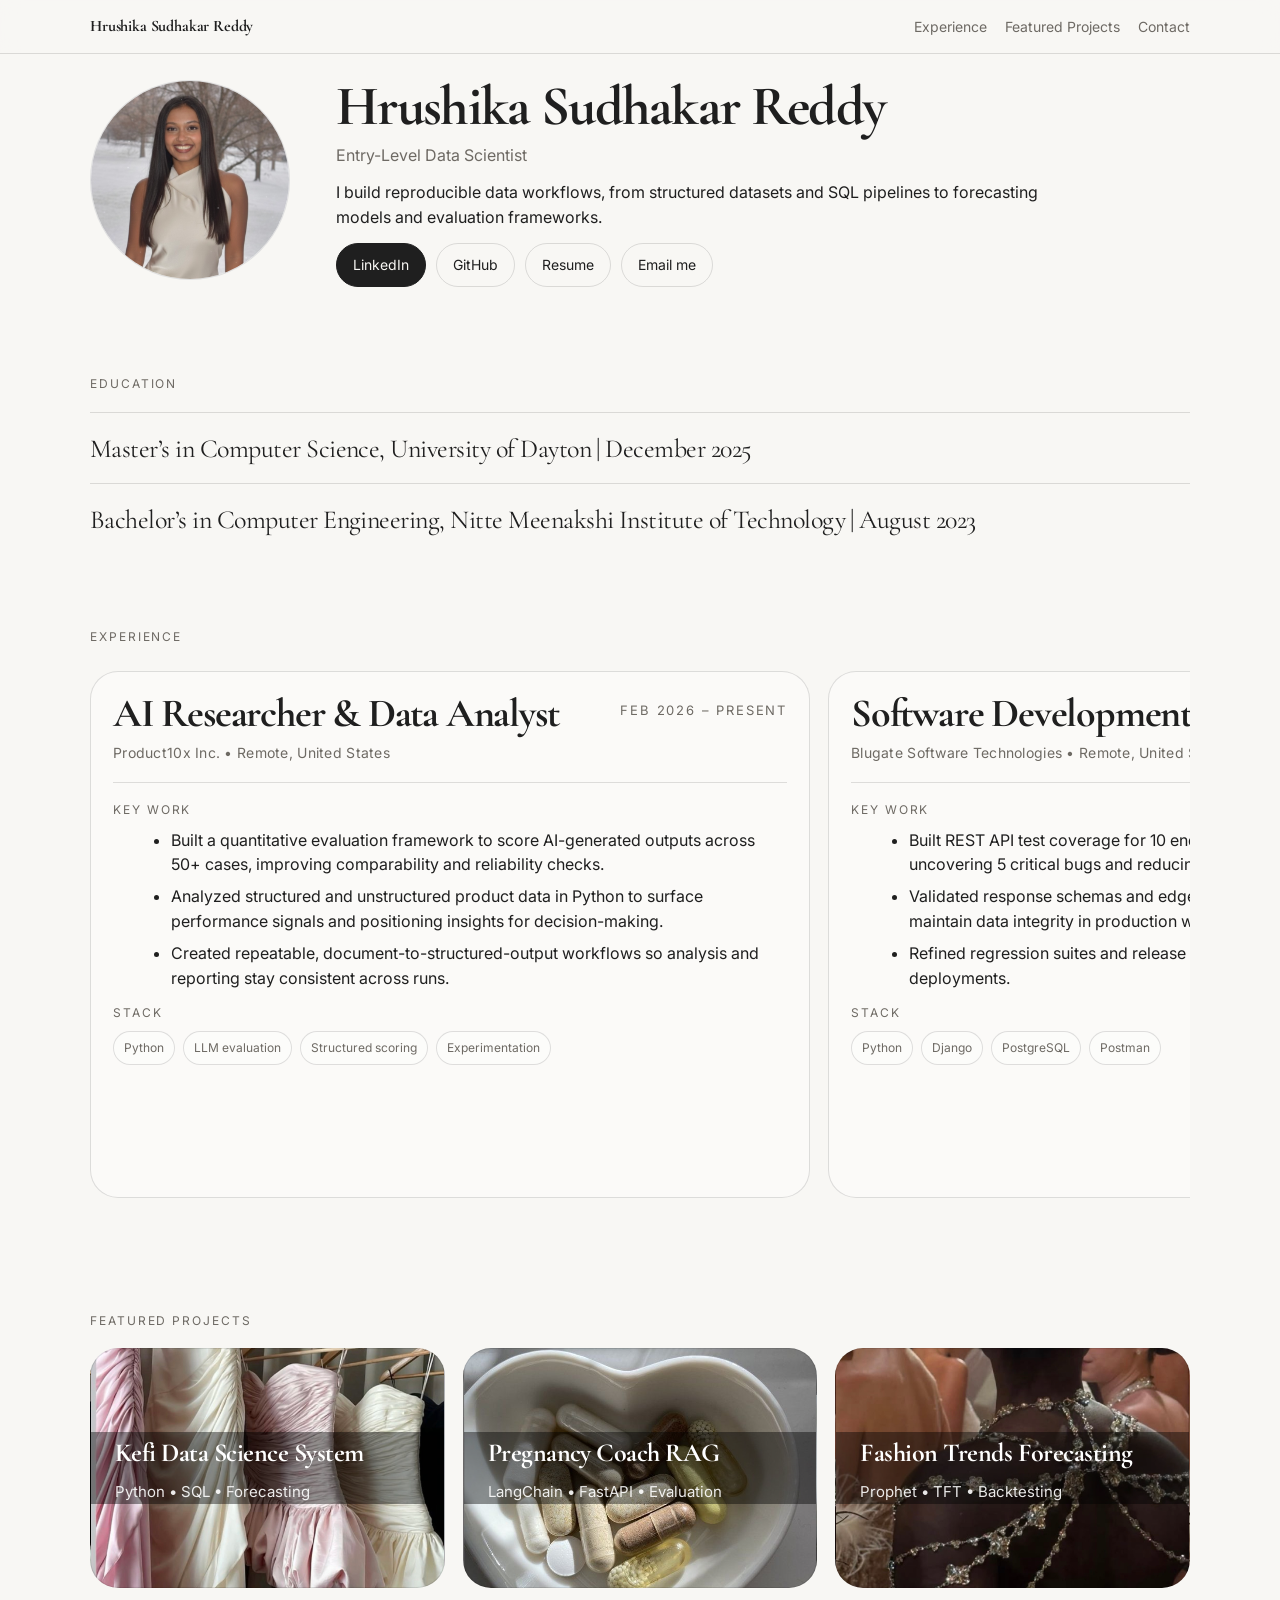
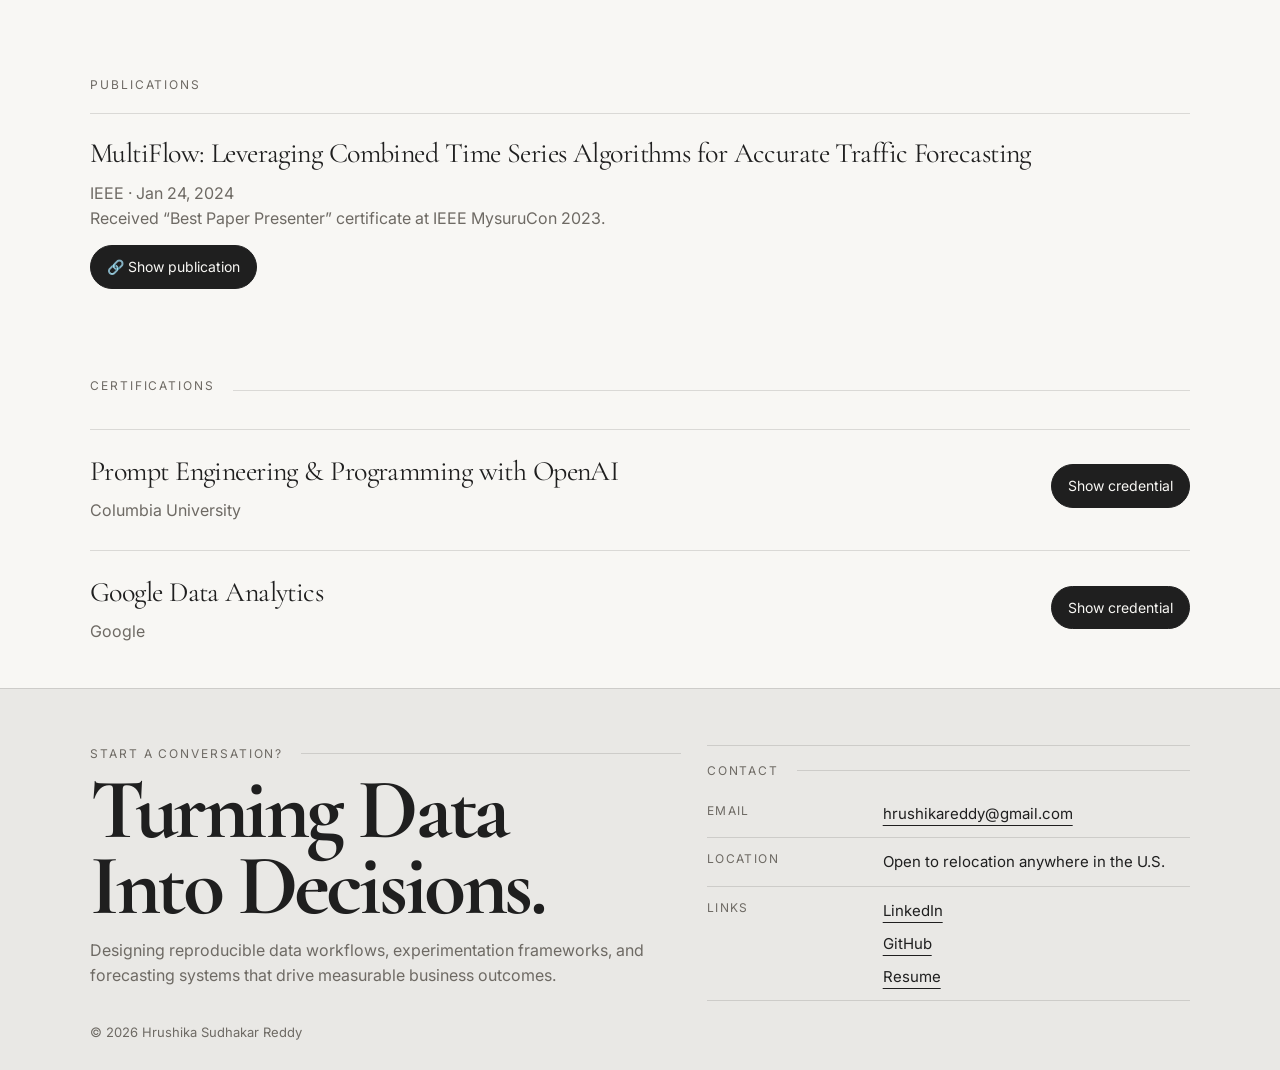
<file: index.html>
<!doctype html>
<html lang="en">
<head>
  <meta charset="utf-8" />
  <meta name="viewport" content="width=device-width, initial-scale=1" />
  <title>Hrushika Sudhakar Reddy — Entry-Level Data Scientist</title>
  <meta name="description" content="Hrushika Sudhakar Reddy — Entry-Level Data Scientist on F-1 OPT." />
  <link rel="preconnect" href="https://fonts.googleapis.com">
  <link rel="preconnect" href="https://fonts.gstatic.com" crossorigin>
  <link href="https://fonts.googleapis.com/css2?family=Cormorant+Garamond:wght@500;600;700&family=Inter:wght@300;400;500;600&display=swap" rel="stylesheet">
  <link rel="stylesheet" href="assets/css/style.css" />
</head>
<body>
  <header class="topbar">
    <div class="container topbar__inner">
      <a class="brand" href="#top">Hrushika Sudhakar Reddy</a>
      <nav class="nav">
        <a href="#experience">Experience</a>
        <a href="#projects">Featured Projects</a>
        <a href="#contact">Contact</a>
      </nav>
    </div>
  </header>

  <main id="top">
    <section class="section hero">
      <div class="container hero__grid">
        <div class="hero__photoWrap">
          <img class="hero__photo" src="assets/img/headshot.jpg" alt="Hrushika headshot" />
        </div>

        <div class="hero__copy">
          <h1 class="hero__name">Hrushika Sudhakar Reddy</h1>
          <div class="hero__title">Entry-Level Data Scientist</div>

          <p class="hero__lede">
            I build reproducible data workflows, from structured datasets and SQL pipelines to forecasting models and evaluation frameworks.
          </p>

          <div class="hero__cta">
            <a class="btn btn--solid" href="https://www.linkedin.com/in/hrushikareddy/" target="_blank" rel="noreferrer">LinkedIn</a>
            <a class="btn" href="https://github.com/HrushikaSudhakarReddy" target="_blank" rel="noreferrer">GitHub</a>
            <a class="btn" href="assets/Hrushika_Reddy_Resume.pdf" target="_blank" rel="noreferrer">Resume</a>
            <a class="btn" href="mailto:hrushikareddy@gmail.com?subject=Hello%20Hrushika&body=Hi%20Hrushika%2C%0A%0A">Email me</a>
          </div>
        </div>
      </div>
    </section>

    <!-- EXPERIENCE (updated to horizontal magazine slider; content unchanged) -->
    
    <!-- EDUCATION -->
    <section id="education" class="section">
      <div class="container">
        <div class="kicker">Education</div>
        <h2 class="h2"></h2>

        <div style="margin-top:12px; display:flex; flex-direction:column; gap:14px;">
          <div style="border-top:1px solid rgba(0,0,0,.12); padding-top:16px;">
            <div style="font-family:var(--serif); font-size:26px; letter-spacing:-.02em;">
              Master’s in Computer Science, University of Dayton | December 2025
            </div>
          </div>

          <div style="border-top:1px solid rgba(0,0,0,.12); padding-top:16px;">
            <div style="font-family:var(--serif); font-size:26px; letter-spacing:-.02em;">
              Bachelor’s in Computer Engineering, Nitte Meenakshi Institute of Technology | August 2023
            </div>
          </div>
        </div>
      </div>
    </section>


    <section id="experience" class="section">
      <div class="container">
        <div class="kicker">Experience</div>
        <h2 class="h2"></h2>
      </div>

      <div class="xpRailWrap">
        <div class="xpRail" aria-label="Experience timeline" tabindex="0">
          <article class="xpSlide">
            <div class="xpSlideTop">
              <div class="xpSlideRole">AI Researcher &amp; Data Analyst</div>
              <div class="xpSlideTime">Feb 2026 – Present</div>
            </div>
            <div class="xpSlideOrg">Product10x Inc. • Remote, United States</div>

            <div class="xpSlideBody">
              <div class="xpSlideLabel">Key work</div>
              <ul class="xpSlideBullets">
                <li>Built a quantitative evaluation framework to score AI-generated outputs across 50+ cases, improving comparability and reliability checks.</li>
                <li>Analyzed structured and unstructured product data in Python to surface performance signals and positioning insights for decision-making.</li>
                <li>Created repeatable, document-to-structured-output workflows so analysis and reporting stay consistent across runs.</li>
              </ul>

              <div class="xpSlideLabel">Stack</div>
              <div class="xpTags">
                <span class="tag">Python</span><span class="tag">LLM evaluation</span><span class="tag">Structured scoring</span><span class="tag">Experimentation</span>
              </div>
            </div>
          </article>

          <article class="xpSlide">
            <div class="xpSlideTop">
              <div class="xpSlideRole">Software Development Intern</div>
              <div class="xpSlideTime">May 2025 – Jul 2025</div>
            </div>
            <div class="xpSlideOrg">Blugate Software Technologies • Remote, United States</div>

            <div class="xpSlideBody">
              <div class="xpSlideLabel">Key work</div>
              <ul class="xpSlideBullets">
                <li>Built REST API test coverage for 10 endpoints using Postman and Python/Django, uncovering 5 critical bugs and reducing regressions ~30%.</li>
                <li>Validated response schemas and edge cases, confirming PostgreSQL writes to maintain data integrity in production workflows.</li>
                <li>Refined regression suites and release checks to improve stability across deployments.</li>
              </ul>

              <div class="xpSlideLabel">Stack</div>
              <div class="xpTags">
                <span class="tag">Python</span><span class="tag">Django</span><span class="tag">PostgreSQL</span><span class="tag">Postman</span>
              </div>
            </div>
          </article>

          <article class="xpSlide">
            <div class="xpSlideTop">
              <div class="xpSlideRole">Data Analytics Intern</div>
              <div class="xpSlideTime">Sep 2022 – Nov 2022</div>
            </div>
            <div class="xpSlideOrg">Exposys Data Labs • Bengaluru, India</div>

            <div class="xpSlideBody">
              <div class="xpSlideLabel">Key work</div>
              <ul class="xpSlideBullets">
                <li>Analyzed large datasets using Python and R, improving workflow efficiency by 25% and strengthening data accuracy.</li>
                <li>Developed Tableau and Power BI dashboards that enabled ~30% faster reporting and clearer KPI visibility.</li>
              </ul>

              <div class="xpSlideLabel">Stack</div>
              <div class="xpTags">
                <span class="tag">Python</span><span class="tag">R</span><span class="tag">Tableau</span><span class="tag">Power BI</span>
              </div>
            </div>
          </article>

          <article class="xpSlide">
            <div class="xpSlideTop">
              <div class="xpSlideRole">AI Intern</div>
              <div class="xpSlideTime">Oct 2021 – Dec 2021</div>
            </div>
            <div class="xpSlideOrg">IETE • Bengaluru, India</div>

            <div class="xpSlideBody">
              <div class="xpSlideLabel">Key work</div>
              <ul class="xpSlideBullets">
                <li>Enhanced visual data quality using image preprocessing and computer vision techniques.</li>
                <li>Improved object and face detection accuracy using HSV-based OpenCV algorithms.</li>
              </ul>

              <div class="xpSlideLabel">Stack</div>
              <div class="xpTags">
                <span class="tag">Python</span><span class="tag">OpenCV</span><span class="tag">Computer Vision</span><span class="tag">HSV</span>
              </div>
            </div>
          </article>

          <article class="xpSlide">
            <div class="xpSlideTop">
              <div class="xpSlideRole">Founder &amp; Data Scientist</div>
              <div class="xpSlideTime">Aug 2020 – May 2023</div>
            </div>
            <div class="xpSlideOrg">Kefi • Bengaluru, India</div>

            <div class="xpSlideBody">
              <div class="xpSlideLabel">Key work</div>
              <ul class="xpSlideBullets">
                <li>Built an end-to-end ETL and analytics pipeline (Python, SQL, PostgreSQL, Pandas) processing 25K+ transactions and 10K+ customer records.</li>
                <li>Queried multi-table datasets with JOINs, window functions, aggregations to analyze retention, repeat purchase behavior, and product performance.</li>
                <li>Designed validation and cleaning checks to improve consistency and reduce reporting errors.</li>
                <li>Ran pricing and presentation experiments across 1K+ sessions using Z-tests, t-tests, and 95% confidence intervals.</li>
                <li>Built a Prophet forecasting model for seasonal demand and created a KPI dashboard tracking Revenue, AOV, Refund %, Retention, and Conversion Rate.</li>
              </ul>

              <div class="xpSlideLabel">Stack</div>
              <div class="xpTags">
                <span class="tag">Python</span><span class="tag">SQL</span><span class="tag">PostgreSQL</span><span class="tag">Pandas</span><span class="tag">Prophet</span><span class="tag">Experimentation</span>
              </div>
            </div>
          </article>
        </div>
      </div>
    </section>

    <section id="projects" class="section">
      <div class="container">
        <div class="kicker">Featured Projects</div>
        <h2 class="h2"></h2>

        <div class="projectGrid">
          <a class="projectTile" href="projects/kefi.html" style="background-image:url('assets/img/projects/kefi.jpg')">
            <div class="band"></div>
            <div class="projectContent">
              <div class="projectTitle">Kefi Data Science System</div>
              <div class="projectSub">Python • SQL • Forecasting</div>
            </div>
          </a>

          <a class="projectTile" href="projects/pregnancy-rag.html" style="background-image:url('assets/img/projects/rag.jpg')">
            <div class="band"></div>
            <div class="projectContent">
              <div class="projectTitle">Pregnancy Coach RAG</div>
              <div class="projectSub">LangChain • FastAPI • Evaluation</div>
            </div>
          </a>

          <a class="projectTile" href="projects/fashion-forecasting.html" style="background-image:url('assets/img/projects/fashion.jpg')">
            <div class="band"></div>
            <div class="projectContent">
              <div class="projectTitle">Fashion Trends Forecasting</div>
              <div class="projectSub">Prophet • TFT • Backtesting</div>
            </div>
          </a>
        </div>
      </div>
    </section>


    <!-- PUBLICATIONS -->
    <section id="publications" class="section">
      <div class="container">
        <div class="kicker">Publications</div>
        <h2 class="h2"></h2>

        <div style="margin-top:12px; border-top:1px solid rgba(0,0,0,.12); padding-top:18px;">
          <div style="font-family:var(--serif); font-size:28px; letter-spacing:-.02em;">
            MultiFlow: Leveraging Combined Time Series Algorithms for Accurate Traffic Forecasting
          </div>
          <div style="color:var(--muted); margin-top:6px;">
            IEEE · Jan 24, 2024<br/><span style='color:var(--muted);'>Received “Best Paper Presenter” certificate at IEEE MysuruCon 2023.</span>
          </div>

          <div style="margin-top:14px;">
            <a class="btn btn--solid" target="_blank" rel="noreferrer"
              href="https://ieeexplore.ieee.org/document/10396967">
              🔗 Show publication
            </a>
          </div>
        </div>
      </div>
    </section>


    
    <!-- CERTIFICATIONS -->
    <section id="certifications" class="section">
      <div class="container">
        <div class="kickerLine"><div class="kicker">Certifications</div></div>
        

        <div style="margin-top:24px; display:flex; flex-direction:column; gap:28px;">

          <div style="border-top:1px solid var(--line); padding-top:20px;">
            <div style="display:flex; justify-content:space-between; align-items:center; gap:20px; flex-wrap:wrap;">
              <div>
                <div style="font-family:var(--serif); font-size:28px; letter-spacing:-.02em;">
                  Prompt Engineering & Programming with OpenAI
                </div>
                <div style="color:var(--muted); margin-top:4px;">
                  Columbia University
                </div>
              </div>
              <a class="btn btn--solid" target="_blank" rel="noreferrer"
                href="https://badges.plus.columbia.edu/a35578c5-f5d2-4b87-9fcb-d5967a9fca6a">
                Show credential
              </a>
            </div>
          </div>

          <div style="border-top:1px solid var(--line); padding-top:20px;">
            <div style="display:flex; justify-content:space-between; align-items:center; gap:20px; flex-wrap:wrap;">
              <div>
                <div style="font-family:var(--serif); font-size:28px; letter-spacing:-.02em;">
                  Google Data Analytics
                </div>
                <div style="color:var(--muted); margin-top:4px;">
                  Google
                </div>
              </div>
              <a class="btn btn--solid" target="_blank" rel="noreferrer"
                href="https://coursera.org/share/4d4abd6451b237a2afe8b75a69eec184">
                Show credential
              </a>
            </div>
          </div>

        </div>
      </div>
    </section>


    <section id="contact" class="cta">
      <div class="container ctaGrid">
        <div>
          <div class="kicker kickerLine">Start a conversation?</div>
          <div class="ctaBig">Turning Data<br/>Into Decisions.</div>
          <p class="ctaNote">
            Designing reproducible data workflows, experimentation frameworks, and forecasting systems that drive measurable business outcomes.
          </p>
        </div>

        <div class="ctaCard">
          <div class="kicker kickerLine">Contact</div>

          <div class="ctaRows">
            <div class="ctaRow">
              <div class="ctaLabel">Email</div>
              <div class="ctaValue"><a class="link" href="mailto:hrushikareddy@gmail.com">hrushikareddy@gmail.com</a></div>
            </div>
            <div class="ctaRow">
              <div class="ctaLabel">Location</div>
              <div class="ctaValue">Open to relocation anywhere in the U.S.</div>
            </div>
            <div class="ctaRow">
              <div class="ctaLabel">Links</div>
              <div class="ctaValue ctaLinks">
                <a class="link" href="https://www.linkedin.com/in/hrushikareddy/" target="_blank" rel="noreferrer">LinkedIn</a>
                <a class="link" href="https://github.com/HrushikaSudhakarReddy" target="_blank" rel="noreferrer">GitHub</a>
                <a class="link" href="assets/Hrushika_Reddy_Resume.pdf" target="_blank" rel="noreferrer">Resume</a>
              </div>
            </div>
          </div>
        </div>
      </div>

      <div class="container footer">
        <div>© <span id="year"></span> Hrushika Sudhakar Reddy</div>
      </div>
    </section>
  </main>

  <script src="assets/js/main.js"></script>
</body>
</html>
</file>
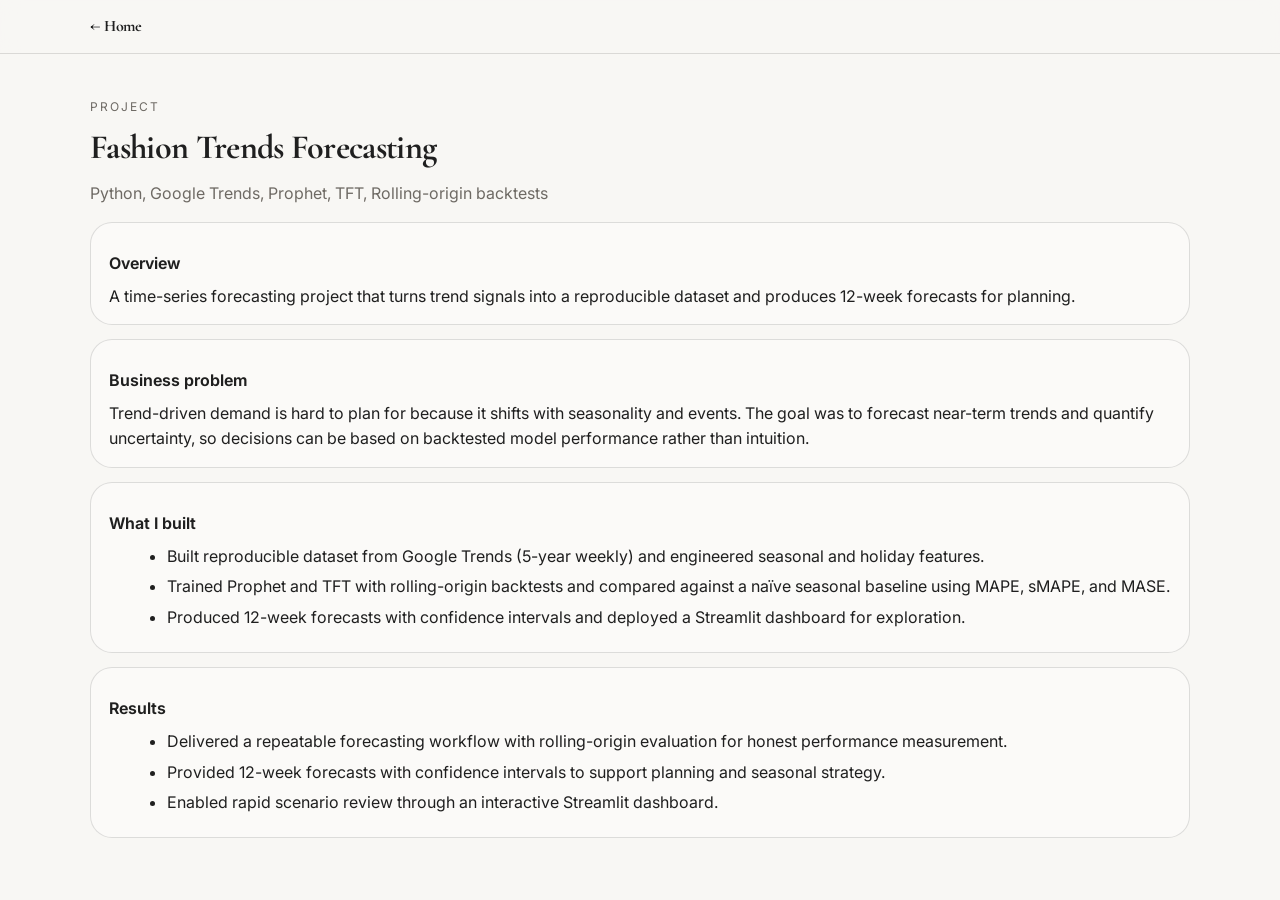
<file: projects/fashion-forecasting.html>
<!doctype html>
<html lang="en">
<head>
  <meta charset="utf-8" />
  <meta name="viewport" content="width=device-width, initial-scale=1" />
  <title>Fashion Trends Forecasting — Hrushika Sudhakar Reddy</title>
  <link rel="preconnect" href="https://fonts.googleapis.com">
  <link rel="preconnect" href="https://fonts.gstatic.com" crossorigin>
  <link href="https://fonts.googleapis.com/css2?family=Cormorant+Garamond:wght@500;600;700&family=Inter:wght@300;400;500;600&display=swap" rel="stylesheet">
  <link rel="stylesheet" href="../assets/css/style.css" />
</head>
<body>
  <header class="topbar">
    <div class="container topbar__inner">
      <a class="brand" href="../index.html">← Home</a>
    </div>
  </header>

  <main>
    <section class="section">
      <div class="container">
        <div class="projLabel">Project</div>
        <h1 class="projTitle">Fashion Trends Forecasting</h1>
        <div class="projSub">Python, Google Trends, Prophet, TFT, Rolling-origin backtests</div>

        <div class="projGrid">
          <div class="projCard">
            <div class="projSectionTitle">Overview</div>
            <p style="margin:0;">A time-series forecasting project that turns trend signals into a reproducible dataset and produces 12-week forecasts for planning.</p>
          </div>

          <div class="projCard">
            <div class="projSectionTitle">Business problem</div>
            <p style="margin:0;">Trend-driven demand is hard to plan for because it shifts with seasonality and events. The goal was to forecast near-term trends and quantify uncertainty, so decisions can be based on backtested model performance rather than intuition.</p>
          </div>

          <div class="projCard">
            <div class="projSectionTitle">What I built</div>
            <ul class="projBullets"><li>Built reproducible dataset from Google Trends (5-year weekly) and engineered seasonal and holiday features.</li>
<li>Trained Prophet and TFT with rolling-origin backtests and compared against a naïve seasonal baseline using MAPE, sMAPE, and MASE.</li>
<li>Produced 12-week forecasts with confidence intervals and deployed a Streamlit dashboard for exploration.</li></ul>
          </div>

          <div class="projCard">
            <div class="projSectionTitle">Results</div>
            <ul class="projBullets"><li>Delivered a repeatable forecasting workflow with rolling-origin evaluation for honest performance measurement.</li>
<li>Provided 12-week forecasts with confidence intervals to support planning and seasonal strategy.</li>
<li>Enabled rapid scenario review through an interactive Streamlit dashboard.</li></ul>
          </div>
        </div>

      </div>
    </section>
  </main>

  <script src="../assets/js/main.js"></script>
</body>
</html>
</file>
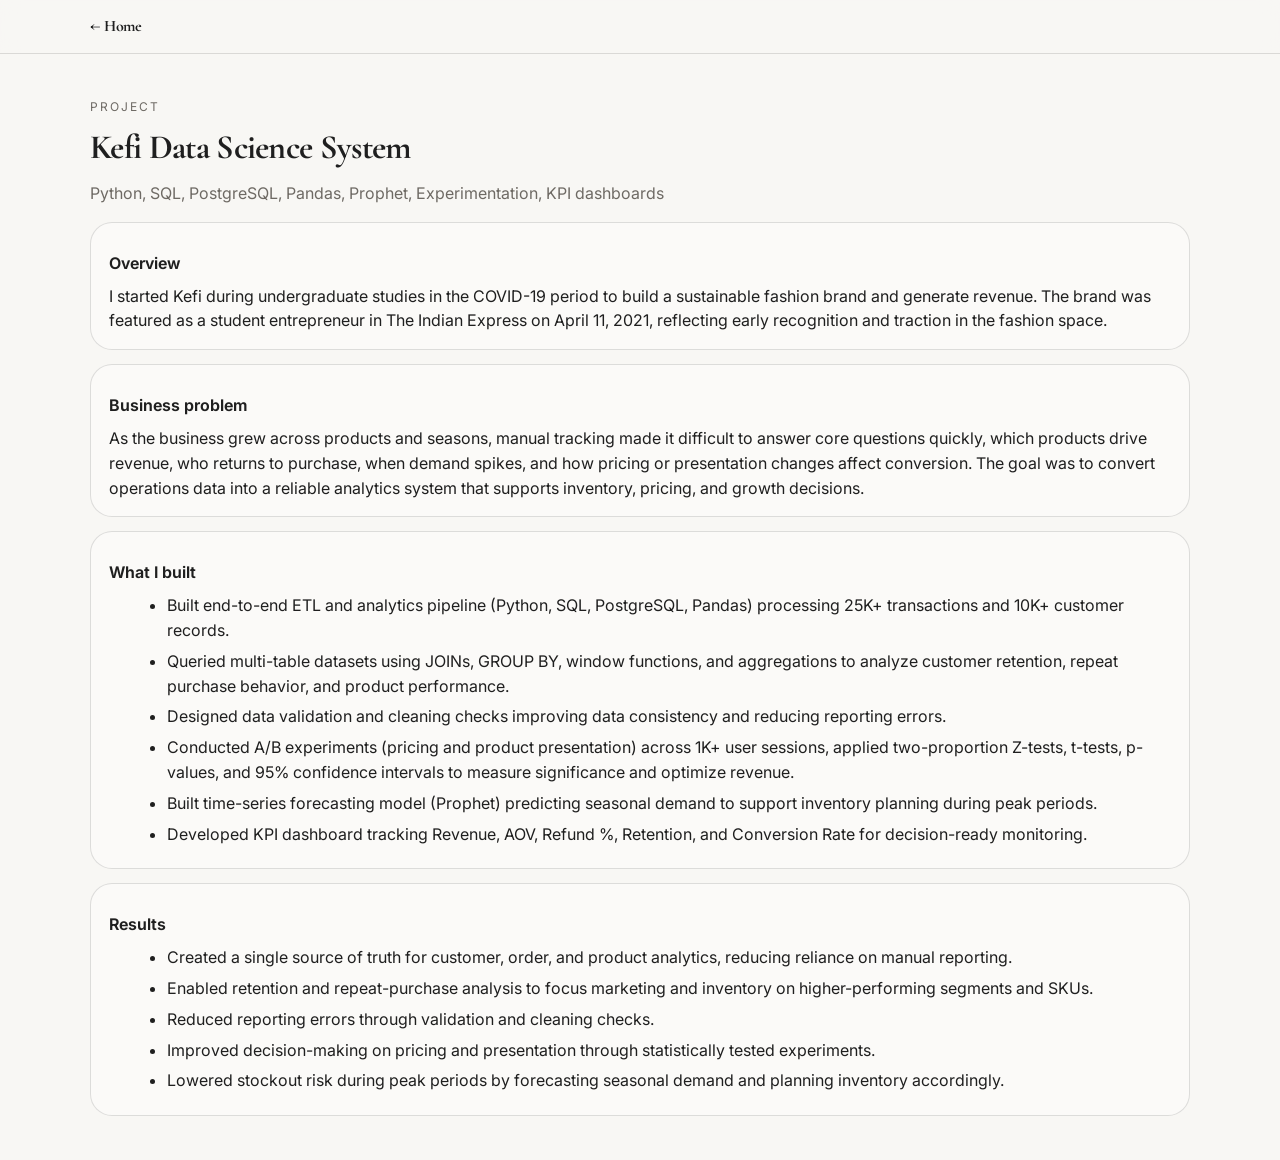
<file: projects/kefi.html>
<!doctype html>
<html lang="en">
<head>
  <meta charset="utf-8" />
  <meta name="viewport" content="width=device-width, initial-scale=1" />
  <title>Kefi Data Science System — Hrushika Sudhakar Reddy</title>
  <link rel="preconnect" href="https://fonts.googleapis.com">
  <link rel="preconnect" href="https://fonts.gstatic.com" crossorigin>
  <link href="https://fonts.googleapis.com/css2?family=Cormorant+Garamond:wght@500;600;700&family=Inter:wght@300;400;500;600&display=swap" rel="stylesheet">
  <link rel="stylesheet" href="../assets/css/style.css" />
</head>
<body>
  <header class="topbar">
    <div class="container topbar__inner">
      <a class="brand" href="../index.html">← Home</a>
    </div>
  </header>

  <main>
    <section class="section">
      <div class="container">
        <div class="projLabel">Project</div>
        <h1 class="projTitle">Kefi Data Science System</h1>
        <div class="projSub">Python, SQL, PostgreSQL, Pandas, Prophet, Experimentation, KPI dashboards</div>

        <div class="projGrid">
          <div class="projCard">
            <div class="projSectionTitle">Overview</div>
            <p style="margin:0;">I started Kefi during undergraduate studies in the COVID-19 period to build a sustainable fashion brand and generate revenue. The brand was featured as a student entrepreneur in The Indian Express on April 11, 2021, reflecting early recognition and traction in the fashion space.</p>
          </div>

          <div class="projCard">
            <div class="projSectionTitle">Business problem</div>
            <p style="margin:0;">As the business grew across products and seasons, manual tracking made it difficult to answer core questions quickly, which products drive revenue, who returns to purchase, when demand spikes, and how pricing or presentation changes affect conversion. The goal was to convert operations data into a reliable analytics system that supports inventory, pricing, and growth decisions.</p>
          </div>

          <div class="projCard">
            <div class="projSectionTitle">What I built</div>
            <ul class="projBullets"><li>Built end-to-end ETL and analytics pipeline (Python, SQL, PostgreSQL, Pandas) processing 25K+ transactions and 10K+ customer records.</li>
<li>Queried multi-table datasets using JOINs, GROUP BY, window functions, and aggregations to analyze customer retention, repeat purchase behavior, and product performance.</li>
<li>Designed data validation and cleaning checks improving data consistency and reducing reporting errors.</li>
<li>Conducted A/B experiments (pricing and product presentation) across 1K+ user sessions, applied two-proportion Z-tests, t-tests, p-values, and 95% confidence intervals to measure significance and optimize revenue.</li>
<li>Built time-series forecasting model (Prophet) predicting seasonal demand to support inventory planning during peak periods.</li>
<li>Developed KPI dashboard tracking Revenue, AOV, Refund %, Retention, and Conversion Rate for decision-ready monitoring.</li></ul>
          </div>

          <div class="projCard">
            <div class="projSectionTitle">Results</div>
            <ul class="projBullets"><li>Created a single source of truth for customer, order, and product analytics, reducing reliance on manual reporting.</li>
<li>Enabled retention and repeat-purchase analysis to focus marketing and inventory on higher-performing segments and SKUs.</li>
<li>Reduced reporting errors through validation and cleaning checks.</li>
<li>Improved decision-making on pricing and presentation through statistically tested experiments.</li>
<li>Lowered stockout risk during peak periods by forecasting seasonal demand and planning inventory accordingly.</li></ul>
          </div>
        </div>

      </div>
    </section>
  </main>

  <script src="../assets/js/main.js"></script>
</body>
</html>
</file>
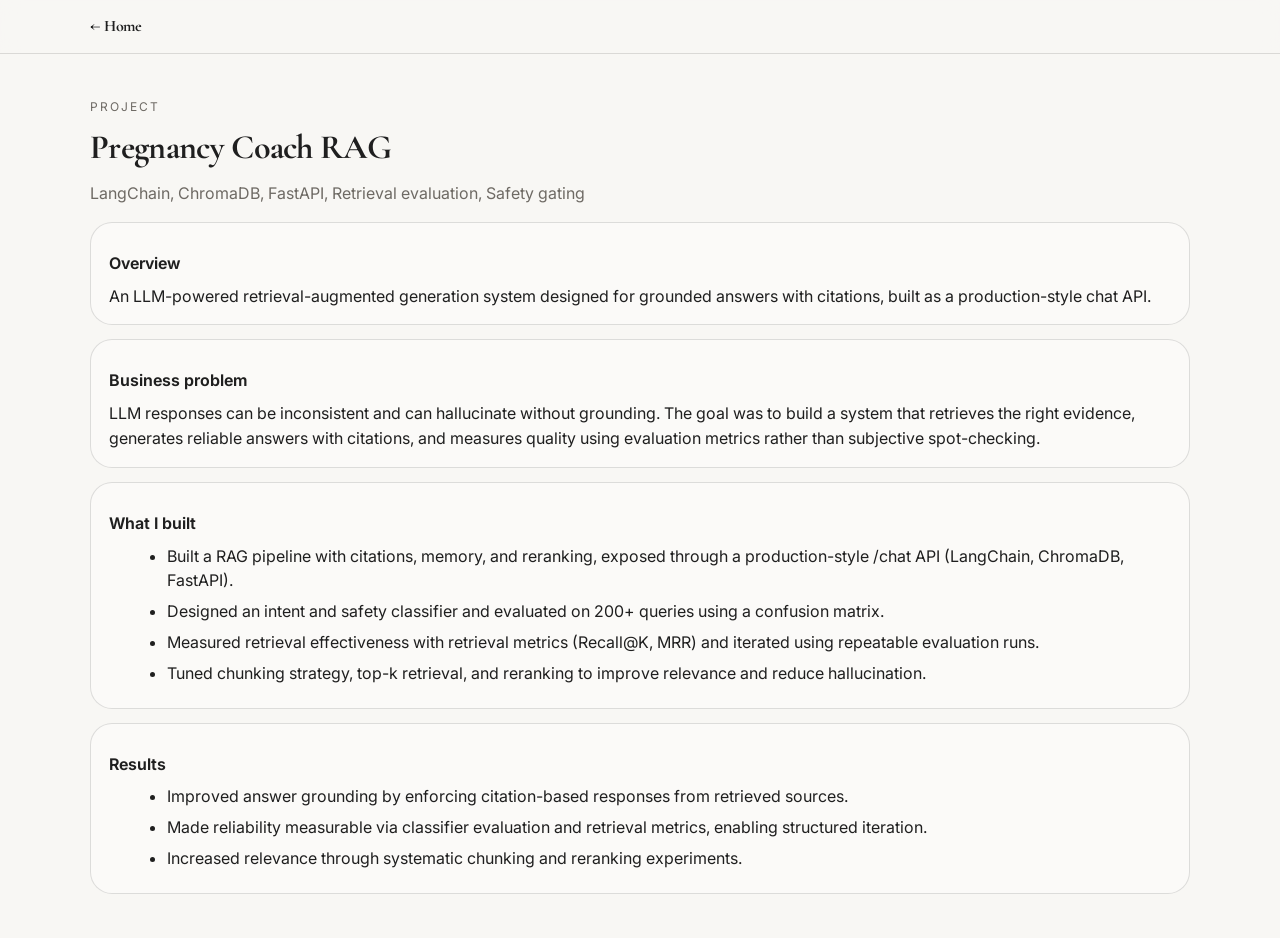
<file: projects/pregnancy-rag.html>
<!doctype html>
<html lang="en">
<head>
  <meta charset="utf-8" />
  <meta name="viewport" content="width=device-width, initial-scale=1" />
  <title>Pregnancy Coach RAG — Hrushika Sudhakar Reddy</title>
  <link rel="preconnect" href="https://fonts.googleapis.com">
  <link rel="preconnect" href="https://fonts.gstatic.com" crossorigin>
  <link href="https://fonts.googleapis.com/css2?family=Cormorant+Garamond:wght@500;600;700&family=Inter:wght@300;400;500;600&display=swap" rel="stylesheet">
  <link rel="stylesheet" href="../assets/css/style.css" />
</head>
<body>
  <header class="topbar">
    <div class="container topbar__inner">
      <a class="brand" href="../index.html">← Home</a>
    </div>
  </header>

  <main>
    <section class="section">
      <div class="container">
        <div class="projLabel">Project</div>
        <h1 class="projTitle">Pregnancy Coach RAG</h1>
        <div class="projSub">LangChain, ChromaDB, FastAPI, Retrieval evaluation, Safety gating</div>

        <div class="projGrid">
          <div class="projCard">
            <div class="projSectionTitle">Overview</div>
            <p style="margin:0;">An LLM-powered retrieval-augmented generation system designed for grounded answers with citations, built as a production-style chat API.</p>
          </div>

          <div class="projCard">
            <div class="projSectionTitle">Business problem</div>
            <p style="margin:0;">LLM responses can be inconsistent and can hallucinate without grounding. The goal was to build a system that retrieves the right evidence, generates reliable answers with citations, and measures quality using evaluation metrics rather than subjective spot-checking.</p>
          </div>

          <div class="projCard">
            <div class="projSectionTitle">What I built</div>
            <ul class="projBullets"><li>Built a RAG pipeline with citations, memory, and reranking, exposed through a production-style /chat API (LangChain, ChromaDB, FastAPI).</li>
<li>Designed an intent and safety classifier and evaluated on 200+ queries using a confusion matrix.</li>
<li>Measured retrieval effectiveness with retrieval metrics (Recall@K, MRR) and iterated using repeatable evaluation runs.</li>
<li>Tuned chunking strategy, top-k retrieval, and reranking to improve relevance and reduce hallucination.</li></ul>
          </div>

          <div class="projCard">
            <div class="projSectionTitle">Results</div>
            <ul class="projBullets"><li>Improved answer grounding by enforcing citation-based responses from retrieved sources.</li>
<li>Made reliability measurable via classifier evaluation and retrieval metrics, enabling structured iteration.</li>
<li>Increased relevance through systematic chunking and reranking experiments.</li></ul>
          </div>
        </div>

      </div>
    </section>
  </main>

  <script src="../assets/js/main.js"></script>
</body>
</html>
</file>
<file: assets/css/style.css>
:root{
  --bg:#f8f7f4;
  --text:#1f1f1f;
  --muted:#6e6a64;
  --line:rgba(0,0,0,.12);
  --serif:'Cormorant Garamond', ui-serif, Georgia, serif;
  --sans:'Inter', ui-sans-serif, system-ui, -apple-system, Segoe UI, Roboto, Arial;
  --radius:22px;
  --radiusLg:28px;
  --max:1100px;
}
*{box-sizing:border-box}
html,body{height:100%}
body{ margin:0; background:var(--bg); color:var(--text); font-family:var(--sans); line-height:1.55; }
a{color:inherit; text-decoration:none}
.link{ text-decoration:underline; text-decoration-thickness:1px; text-underline-offset:6px; }
.container{ width:min(var(--max), calc(100% - 48px)); margin:0 auto; }
.section{ padding:44px 0; }

.topbar{ position:sticky; top:0; z-index:10; background: color-mix(in srgb, var(--bg) 90%, transparent); backdrop-filter: blur(10px); border-bottom:1px solid var(--line); }
.topbar__inner{ display:flex; align-items:center; justify-content:space-between; padding:14px 0; }
.brand{ font-family:var(--serif); font-weight:700; letter-spacing:-.01em; }
.nav{ display:flex; gap:18px; color:var(--muted); font-size:14px; }
.nav a:hover{ color:var(--text); }

.hero{ padding-top:26px; }
.hero__grid{ display:grid; grid-template-columns: 220px 1fr; gap:26px; align-items:start; }
.hero__photo{ width:200px; height:200px; border-radius:999px; object-fit:cover; border:1px solid var(--line); background:#fff; }
.hero__name{ font-family:var(--serif); font-size:56px; line-height:0.95; margin:0 0 10px; letter-spacing:-.03em; }
.hero__title{ color:var(--muted); font-size:16px; margin-bottom:12px; }
.hero__lede{ margin:0 0 14px; max-width:72ch; }
.hero__cta{ display:flex; flex-wrap:wrap; gap:10px; }

.btn{ display:inline-flex; align-items:center; justify-content:center; padding:10px 16px; border-radius:999px; border:1px solid var(--line); background:transparent; font-size:14px; color:var(--text); transition: transform .15s ease, border-color .15s ease, background .15s ease; }
.btn:hover{ transform: translateY(-1px); border-color: rgba(0,0,0,.22); }
.btn--solid{ background:var(--text); color:var(--bg); border-color:var(--text); }

.kicker{ text-transform:uppercase; letter-spacing:.16em; font-size:12px; color:var(--muted); margin-bottom:10px; }
.kickerLine{ display:flex; align-items:center; gap:18px; }
.kickerLine:after{ content:""; height:1px; flex:1; background:var(--line); }
.h2{ font-family:var(--serif); font-weight:700; font-size:34px; margin:0 0 18px; letter-spacing:-.02em; }

/* EXPERIENCE: magazine rail */
.xpRailWrap{
  margin-top:12px;
  padding:0 0 8px;
}
.xpRail{
  width:min(var(--max), calc(100% - 48px));
  margin:0 auto;
  display:flex;
  gap:18px;
  overflow-x:auto;
  padding:6px 0 18px;
  scroll-snap-type:x mandatory;
  scroll-padding-left:24px;
  -webkit-overflow-scrolling:touch;
}
.xpRail:focus{ outline:none; }
.xpRail::-webkit-scrollbar{ height:10px; }
.xpRail::-webkit-scrollbar-track{ background:transparent; }
.xpRail::-webkit-scrollbar-thumb{
  background: rgba(0,0,0,.14);
  border-radius:999px;
}
.xpSlide{
  flex:0 0 auto;
  width: min(720px, 82vw);
  border:1px solid var(--line);
  border-radius:var(--radiusLg);
  background: color-mix(in srgb, #fff 38%, transparent);
  padding:22px 22px 18px;
  scroll-snap-align:start;
  position:relative;
}
.xpSlideTop{
  display:flex;
  align-items:flex-start;
  justify-content:space-between;
  gap:14px;
}
.xpSlideRole{
  font-family:var(--serif);
  font-weight:700;
  font-size:40px;
  line-height:0.96;
  letter-spacing:-.03em;
}
.xpSlideTime{
  color:var(--muted);
  font-size:13px;
  letter-spacing:.14em;
  text-transform:uppercase;
  white-space:nowrap;
  margin-top:6px;
}
.xpSlideOrg{
  color:var(--muted);
  font-size:14px;
  margin-top:10px;
  letter-spacing:.02em;
}
.xpSlideBody{
  margin-top:18px;
  padding-top:18px;
  border-top:1px solid var(--line);
}
.xpSlideLabel{
  color:var(--muted);
  text-transform:uppercase;
  letter-spacing:.16em;
  font-size:12px;
  margin-bottom:8px;
}
.xpSlideBullets{
  margin:0 0 14px 18px;
}
.xpSlideBullets li{ margin:7px 0; }
.xpTags{ display:flex; flex-wrap:wrap; gap:8px; }
.tag{
  display:inline-flex;
  padding:7px 10px;
  border:1px solid rgba(0,0,0,.12);
  border-radius:999px;
  font-size:12px;
  color:var(--muted);
  background: rgba(255,255,255,.35);
}

/* Projects */
.projectGrid{ display:grid; grid-template-columns: repeat(3, 1fr); gap:18px; margin-top:14px; }
.projectTile{
  position:relative;
  height:240px;
  border-radius:var(--radiusLg);
  overflow:hidden;
  background-size:cover;
  background-position:center;
  border:1px solid rgba(0,0,0,.10);
}
.band{
  position:absolute;
  left:0;
  right:0;
  top:50%;
  transform:translateY(-50%);
  height:72px;
  background:rgba(0,0,0,0.42);
}
.projectContent{
  position:absolute;
  left:0;
  right:0;
  top:50%;
  transform:translateY(-50%);
  padding:0 24px;
  color:#fff;
}
.projectTitle{
  font-family:var(--serif);
  font-weight:700;
  font-size:26px;
  letter-spacing:-0.02em;
  text-shadow:none;
}
.projectSub{
  margin-top:6px;
  font-size:15px;
  opacity:0.9;
}
.projectTile:hover{ transform: translateY(-2px); transition:.18s ease; }

/* CTA */
.cta{ padding:56px 0 28px; background: color-mix(in srgb, #000 6%, var(--bg)); border-top:1px solid var(--line); }
.ctaGrid{ display:grid; grid-template-columns: 1.1fr .9fr; gap:26px; align-items:start; }
.ctaBig{ font-family:var(--serif); font-weight:700; font-size:86px; line-height:0.88; letter-spacing:-.04em; margin-top:10px; }
.ctaNote{ color:var(--muted); max-width:60ch; margin-top:14px; }
.ctaCard{ border-top:1px solid var(--line); padding-top:16px; }
.ctaRow{ display:grid; grid-template-columns: 160px 1fr; gap:16px; padding:12px 0; border-bottom:1px solid var(--line); }
.ctaLabel{ color:var(--muted); text-transform:uppercase; letter-spacing:.12em; font-size:12px; }
.ctaValue{ font-size:15px; }
.ctaLinks{ display:flex; flex-direction:column; gap:10px; }
.footer{ display:flex; justify-content:space-between; color:var(--muted); font-size:13px; padding-top:18px; }

/* Project pages (unchanged) */
.projGrid{ display:grid; grid-template-columns: 1fr; gap:14px; margin-top:16px; }
.projCard{ border:1px solid var(--line); border-radius:var(--radius); padding:18px 18px 16px; background: color-mix(in srgb, #fff 38%, transparent); }
.projLabel{ text-transform:uppercase; letter-spacing:.16em; font-size:12px; color:var(--muted); }
.projTitle{ font-family:var(--serif); font-weight:700; font-size:34px; letter-spacing:-.02em; margin:6px 0 0; }
.projSub{ color:var(--muted); margin-top:6px; }
.projSectionTitle{ font-weight:650; margin:10px 0 8px; }
.projBullets{ margin:0 0 0 18px; }
.projBullets li{ margin:6px 0; }

@media (max-width: 980px){
  .projectGrid{ grid-template-columns: 1fr; }
  .hero__grid{ grid-template-columns: 1fr; }
  .hero__photo{ width:180px; height:180px; }
  .hero__name{ font-size:46px; }
  .ctaGrid{ grid-template-columns: 1fr; }
  .ctaBig{ font-size:72px; }
  .nav{ display:none; }
  .xpSlideRole{ font-size:34px; }
}
</file>
